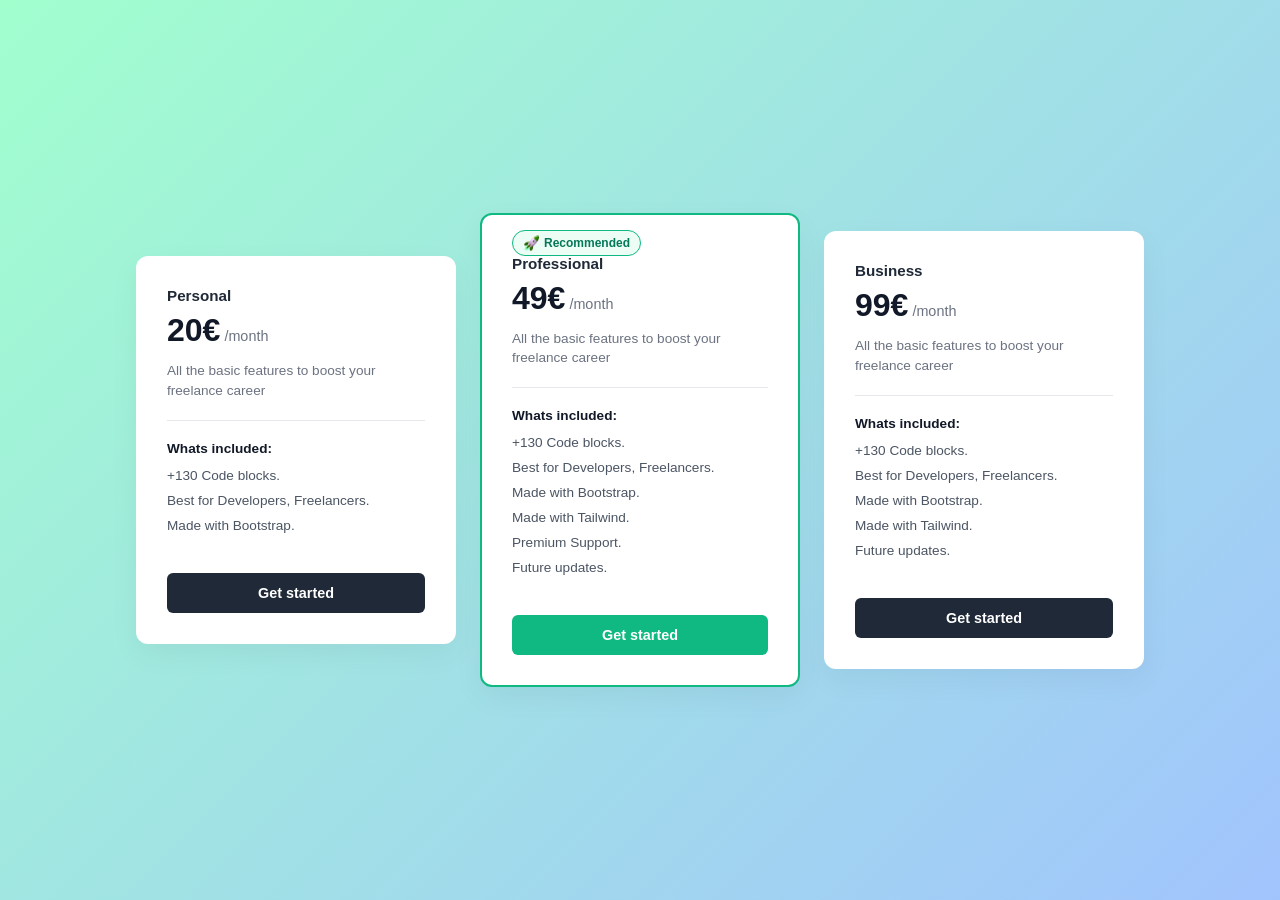
<file: index.html>
<!DOCTYPE html>
<html lang="en">
    <head>
        <meta charset="UTF-8">
        <meta name="viewport" content="width=device-width, initial-scale=1.0">
        <title>Pricing card</title>
        <link rel="stylesheet" href="style.css"/>
    </head>
    <body>
        <main>
            <div class="container">
                <!-- First Card: Personal -->
                <article class="card">
                    <p class="tier">Personal</p>
                    <p class="price"><span>20&euro;</span> /month</p>
                    <p class="desc">All the basic features to boost your freelance career</p>
                    <hr/>
                    <h3>Whats included:</h3>
                    <ul>
                        <li>+130 Code blocks.</li>
                        <li>Best for Developers, Freelancers.</li>
                        <li>Made with Bootstrap.</li>
                    </ul>
                    <button class="btn-dark">Get started</button>
                </article>

                <!-- Second Card: Professional  -->
                <article class="card card-featured">
                    <div class="recommended">
                        <span class="emoji-green">🚀</span> Recommended
                    </div>
                    <p class="tier">Professional</p>
                    <p class="price"><span>49&euro;</span> /month</p>
                    <p class="desc">All the basic features to boost your freelance career</p>
                    <hr/>
                    <h3>Whats included:</h3>
                    <ul>
                        <li>+130 Code blocks.</li>
                        <li>Best for Developers, Freelancers.</li>
                        <li>Made with Bootstrap.</li>
                        <li>Made with Tailwind.</li>
                        <li>Premium Support.</li>
                        <li>Future updates.</li>
                    </ul>
                    <button class="btn-green">Get started</button>
                </article>

                <!-- Third Card: Business -->
                <article class="card">
                    <p class="tier">Business</p>
                    <p class="price"><span>99&euro;</span> /month</p>
                    <p class="desc">All the basic features to boost your freelance career</p>
                    <hr/>
                    <h3>Whats included:</h3>
                    <ul>
                        <li>+130 Code blocks.</li>
                        <li>Best for Developers, Freelancers.</li>
                        <li>Made with Bootstrap.</li>
                        <li>Made with Tailwind.</li>
                        <li>Future updates.</li>
                    </ul>
                    <button class="btn-dark">Get started</button>
                </article>
            </div>
        </main>
    </body>
</html>
</file>
<file: style.css>
/*general style */
* {
    margin: 0;
    padding: 0;
    box-sizing: border-box;
    font-family: 'Segoe UI', Tahoma, Geneva, Verdana, sans-serif;
}

body {
    background: linear-gradient(135deg, #a1ffce, #a1c4fd);
    min-height: 100vh;
    display: flex;
    justify-content: center;
    align-items: center;
    padding: 40px 20px;
}

/* Container */
.container {
    display: flex;
    gap: 24px;
    align-items: center;
    max-width: 1100px;
    width: 100%;
    justify-content: center;
    flex-wrap: wrap; /* Wraps cleanly on smaller screens */
}

/* Card General Styling */
.card {
    background-color: #ffffff;
    border-radius: 12px;
    padding: 30px;
    width: 320px;
    box-shadow: 0 10px 30px rgba(0, 0, 0, 0.05);
    display: flex;
    flex-direction: column;
    position: relative;
    border: 1px solid transparent;
    transition: transform 0.3s ease;
}

/* Featured Card */
.card-featured {
    border: 2px solid #10b981;
    padding: 40px 30px 30px 30px; 
}

/* recommended */
.recommended{
    position: absolute;
    top: 15px;
    left: 30px;
    border: 1px;
    background-color: #ecfdf5;
    border: 1px solid #10b981;
    color: #047857;
    padding: 4px 10px;
    border-radius: 20px;
    font-size: 0.75rem;
    font-weight: 600;
    display: inline-flex;
    align-items: center;
    gap: 4px;
}

.emoji-green {
    font-size: 0.85rem;
    display: inline-block;
    filter: hue-rotate(90deg) brightness(1.1); 

}

.tier {
    font-size: 0.95rem;
    font-weight: bold;
    color: #1f2937;
    margin-bottom: 8px;
}

.price {
    font-size: 0.9rem;
    color: #6b7280;
    margin-bottom: 12px;
}

.price span {
    font-size: 2rem;
    font-weight: 800;
    color: #111827;
}

.desc {
    font-size: 0.85rem;
    color: #6b7280;
    line-height: 1.4;
    margin-bottom: 20px;
}

hr {
    border: 0;
    border-top: 1px solid #e5e7eb;
    margin-bottom: 20px;
}

h3 {
    font-size: 0.85rem;
    font-weight: 700;
    color: #111827;
    margin-bottom: 12px;
}

ul {
    list-style: none;
    margin-bottom: 30px;
    flex-grow: 1; 
}

li {
    font-size: 0.85rem;
    color: #4b5563;
    margin-bottom: 10px;
    position: relative;
}

/* Buttons */
button {
    width: 100%;
    padding: 12px;
    border-radius: 6px;
    font-size: 0.9rem;
    font-weight: 600;
    cursor: pointer;
    border: none;
    transition: background-color 0.2s ease;
}

.btn-dark {
    background-color: #1f2937;
    color: #ffffff;
}

.btn-dark:hover {
    background-color: #111827;
}

.btn-green {
    background-color: #10b981;
    color: #ffffff;
}

.btn-green:hover {
    background-color: #059669;
}
</file>
